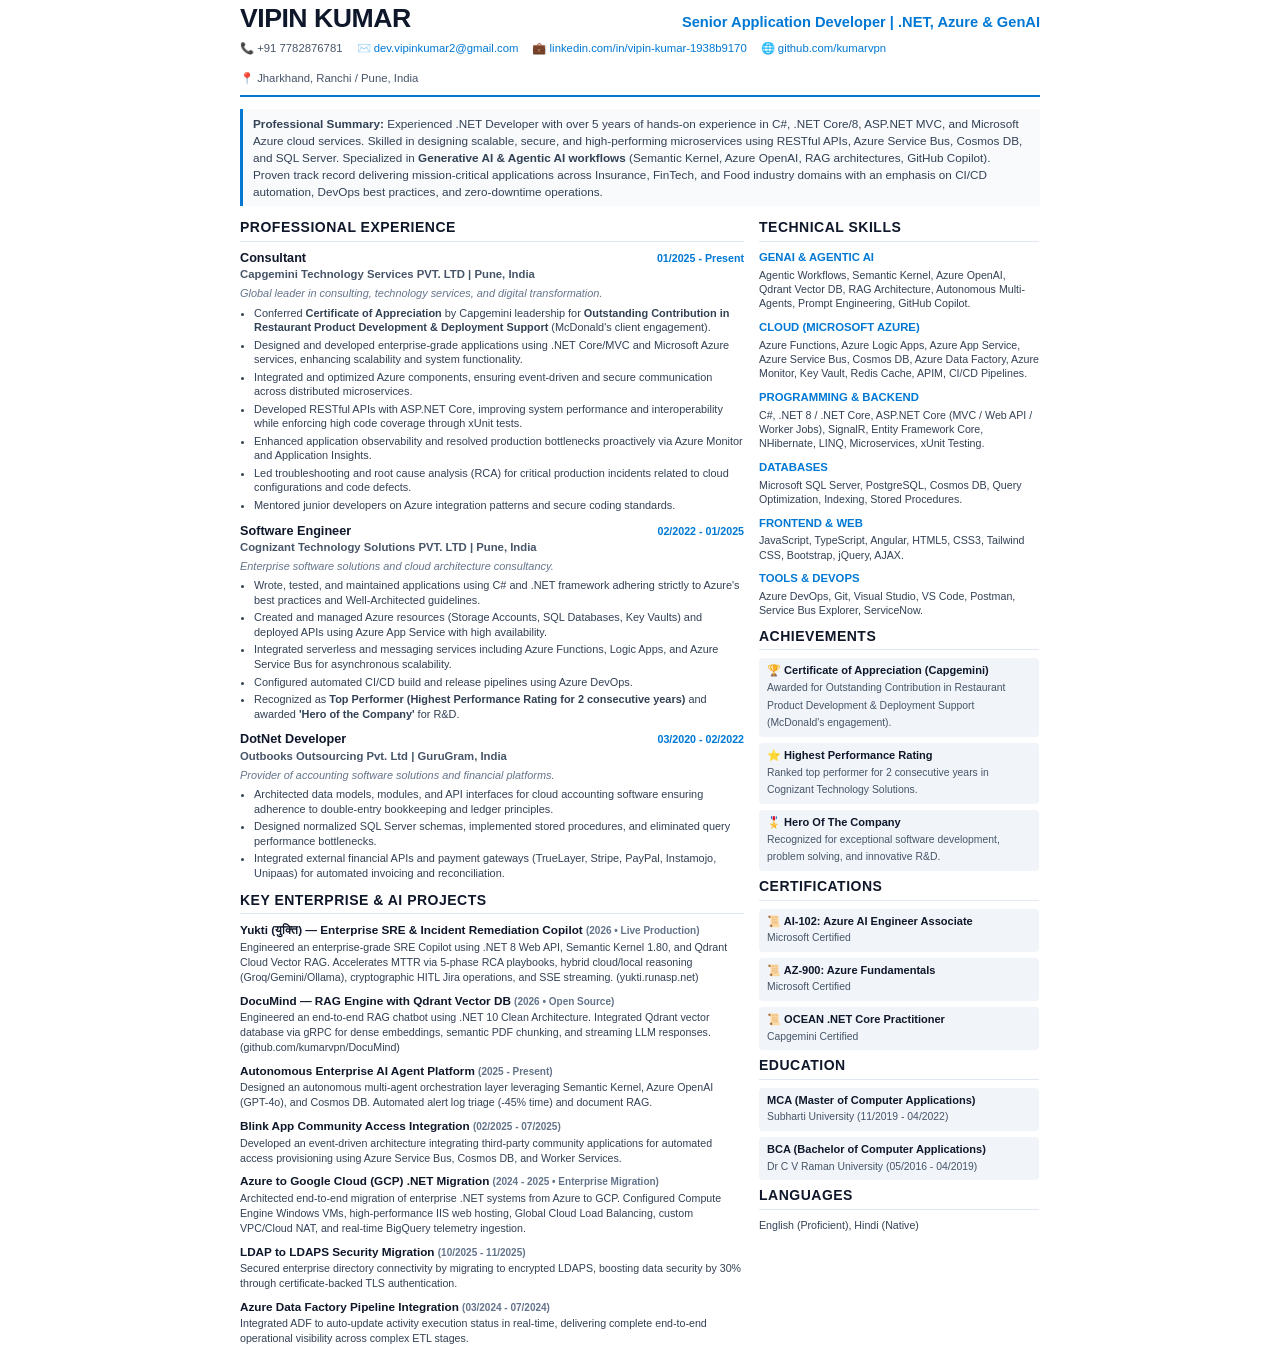
<file: resume.html>
<!DOCTYPE html>
<html lang="en">
<head>
  <meta charset="UTF-8" />
  <meta name="viewport" content="width=device-width, initial-scale=1.0" />
  <title>Vipin Kumar - Resume</title>
  <style>
    @page {
      size: A4;
      margin: 12mm 15mm;
    }
    * {
      box-sizing: border-box;
      margin: 0;
      padding: 0;
    }
    body {
      font-family: 'Segoe UI', -apple-system, BlinkMacSystemFont, Roboto, sans-serif;
      color: #1e293b;
      line-height: 1.4;
      font-size: 9.5pt;
      background: #fff;
    }
    .resume-container {
      max-width: 800px;
      margin: 0 auto;
    }
    /* Header */
    .header {
      border-bottom: 2px solid #0078d4;
      padding-bottom: 8px;
      margin-bottom: 12px;
    }
    .name-title {
      display: flex;
      justify-content: space-between;
      align-items: baseline;
    }
    .name {
      font-size: 20pt;
      font-weight: 800;
      color: #0f172a;
      letter-spacing: -0.5px;
    }
    .role {
      font-size: 11pt;
      font-weight: 600;
      color: #0078d4;
    }
    .contact-bar {
      display: flex;
      flex-wrap: wrap;
      gap: 14px;
      margin-top: 4px;
      font-size: 8.5pt;
      color: #475569;
    }
    .contact-bar a {
      color: #0078d4;
      text-decoration: none;
    }
    /* Summary */
    .summary-box {
      background: #f8fafc;
      border-left: 3px solid #0078d4;
      padding: 6px 10px;
      margin-bottom: 12px;
      font-size: 8.8pt;
      color: #334155;
      line-height: 1.45;
    }
    /* 2-Column Grid Layout */
    .grid-layout {
      display: grid;
      grid-template-columns: 63% 35%;
      gap: 15px;
    }
    /* Section Headings */
    h2.section-header {
      font-size: 10.5pt;
      font-weight: 700;
      color: #0f172a;
      text-transform: uppercase;
      letter-spacing: 0.5px;
      border-bottom: 1.5px solid #e2e8f0;
      padding-bottom: 3px;
      margin-bottom: 8px;
    }
    /* Experience */
    .job-item {
      margin-bottom: 10px;
    }
    .job-header {
      display: flex;
      justify-content: space-between;
      align-items: baseline;
    }
    .job-title {
      font-size: 9.5pt;
      font-weight: 700;
      color: #0f172a;
    }
    .job-dates {
      font-size: 8pt;
      font-weight: 600;
      color: #0078d4;
    }
    .job-company {
      font-size: 8.5pt;
      font-weight: 600;
      color: #475569;
      margin-bottom: 3px;
    }
    .job-desc {
      font-size: 8.2pt;
      color: #64748b;
      margin-bottom: 4px;
      font-style: italic;
    }
    ul.bullet-list {
      padding-left: 14px;
    }
    ul.bullet-list li {
      font-size: 8.2pt;
      color: #334155;
      margin-bottom: 2.5px;
      line-height: 1.35;
    }
    /* Projects */
    .project-item {
      margin-bottom: 8px;
    }
    .project-title {
      font-size: 8.8pt;
      font-weight: 700;
      color: #0f172a;
    }
    .project-dates {
      font-size: 7.5pt;
      color: #64748b;
    }
    .project-desc {
      font-size: 8pt;
      color: #334155;
      margin-top: 1px;
    }
    /* Skills Sidebar */
    .skill-group {
      margin-bottom: 9px;
    }
    .skill-group-title {
      font-size: 8.5pt;
      font-weight: 700;
      color: #0078d4;
      text-transform: uppercase;
      margin-bottom: 2px;
    }
    .skill-tags {
      font-size: 8pt;
      color: #334155;
      line-height: 1.35;
    }
    /* Achievements & Certifications */
    .highlight-card {
      background: #f1f5f9;
      border-radius: 4px;
      padding: 5px 8px;
      margin-bottom: 6px;
    }
    .highlight-card strong {
      font-size: 8.3pt;
      color: #0f172a;
      display: block;
    }
    .highlight-card span {
      font-size: 7.8pt;
      color: #475569;
    }

    /* Mobile Responsive Screen Styles */
    @media screen and (max-width: 768px) {
      body {
        padding: 16px 14px;
        font-size: 10pt;
        line-height: 1.5;
        background: #f8fafc;
      }
      .resume-container {
        width: 100%;
        max-width: 100%;
        background: #ffffff;
        padding: 16px 14px;
        border-radius: 8px;
        box-shadow: 0 1px 4px rgba(0, 0, 0, 0.08);
      }
      .name-title {
        flex-direction: column;
        align-items: flex-start;
        gap: 4px;
      }
      .name {
        font-size: 18pt;
        line-height: 1.2;
      }
      .role {
        font-size: 10.5pt;
      }
      .contact-bar {
        flex-direction: column;
        gap: 6px;
        font-size: 9pt;
      }
      .grid-layout {
        grid-template-columns: 1fr;
        gap: 20px;
      }
      .job-header {
        flex-direction: column;
        align-items: flex-start;
        gap: 2px;
      }
      .job-dates {
        font-size: 8.5pt;
      }
      ul.bullet-list {
        padding-left: 18px;
      }
      ul.bullet-list li {
        font-size: 9pt;
        line-height: 1.45;
        margin-bottom: 5px;
      }
      .project-item {
        margin-bottom: 12px;
      }
      .project-title {
        font-size: 9.5pt;
      }
      .project-desc {
        font-size: 8.8pt;
        line-height: 1.4;
      }
      .skill-tags {
        font-size: 8.8pt;
        line-height: 1.45;
      }
      .highlight-card {
        padding: 8px 10px;
        margin-bottom: 8px;
      }
      .highlight-card strong {
        font-size: 9pt;
      }
      .highlight-card span {
        font-size: 8.5pt;
      }
    }
  </style>
</head>
<body>

<div class="resume-container">
  <!-- Header -->
  <header class="header">
    <div class="name-title">
      <h1 class="name">VIPIN KUMAR</h1>
      <span class="role">Senior Application Developer | .NET, Azure & GenAI</span>
    </div>
    <div class="contact-bar">
      <span>📞 +91 7782876781</span>
      <span>✉️ <a href="mailto:dev.vipinkumar2@gmail.com">dev.vipinkumar2@gmail.com</a></span>
      <span>💼 <a href="https://www.linkedin.com/in/vipin-kumar-1938b9170">linkedin.com/in/vipin-kumar-1938b9170</a></span>
      <span>🌐 <a href="https://github.com/kumarvpn">github.com/kumarvpn</a></span>
      <span>📍 Jharkhand, Ranchi / Pune, India</span>
    </div>
  </header>

  <!-- Summary -->
  <div class="summary-box">
    <strong>Professional Summary:</strong> Experienced .NET Developer with over 5 years of hands-on experience in C#, .NET Core/8, ASP.NET MVC, and Microsoft Azure cloud services. Skilled in designing scalable, secure, and high-performing microservices using RESTful APIs, Azure Service Bus, Cosmos DB, and SQL Server. Specialized in <strong>Generative AI & Agentic AI workflows</strong> (Semantic Kernel, Azure OpenAI, RAG architectures, GitHub Copilot). Proven track record delivering mission-critical applications across Insurance, FinTech, and Food industry domains with an emphasis on CI/CD automation, DevOps best practices, and zero-downtime operations.
  </div>

  <!-- Main 2-Column Grid -->
  <div class="grid-layout">
    <!-- Left Column: Experience & Projects -->
    <div class="col-left">
      <h2 class="section-header">Professional Experience</h2>

      <!-- Capgemini -->
      <div class="job-item">
        <div class="job-header">
          <span class="job-title">Consultant</span>
          <span class="job-dates">01/2025 - Present</span>
        </div>
        <div class="job-company">Capgemini Technology Services PVT. LTD | Pune, India</div>
        <div class="job-desc">Global leader in consulting, technology services, and digital transformation.</div>
        <ul class="bullet-list">
          <li>Conferred <strong>Certificate of Appreciation</strong> by Capgemini leadership for <strong>Outstanding Contribution in Restaurant Product Development & Deployment Support</strong> (McDonald's client engagement).</li>
          <li>Designed and developed enterprise-grade applications using .NET Core/MVC and Microsoft Azure services, enhancing scalability and system functionality.</li>
          <li>Integrated and optimized Azure components, ensuring event-driven and secure communication across distributed microservices.</li>
          <li>Developed RESTful APIs with ASP.NET Core, improving system performance and interoperability while enforcing high code coverage through xUnit tests.</li>
          <li>Enhanced application observability and resolved production bottlenecks proactively via Azure Monitor and Application Insights.</li>
          <li>Led troubleshooting and root cause analysis (RCA) for critical production incidents related to cloud configurations and code defects.</li>
          <li>Mentored junior developers on Azure integration patterns and secure coding standards.</li>
        </ul>
      </div>

      <!-- Cognizant -->
      <div class="job-item">
        <div class="job-header">
          <span class="job-title">Software Engineer</span>
          <span class="job-dates">02/2022 - 01/2025</span>
        </div>
        <div class="job-company">Cognizant Technology Solutions PVT. LTD | Pune, India</div>
        <div class="job-desc">Enterprise software solutions and cloud architecture consultancy.</div>
        <ul class="bullet-list">
          <li>Wrote, tested, and maintained applications using C# and .NET framework adhering strictly to Azure's best practices and Well-Architected guidelines.</li>
          <li>Created and managed Azure resources (Storage Accounts, SQL Databases, Key Vaults) and deployed APIs using Azure App Service with high availability.</li>
          <li>Integrated serverless and messaging services including Azure Functions, Logic Apps, and Azure Service Bus for asynchronous scalability.</li>
          <li>Configured automated CI/CD build and release pipelines using Azure DevOps.</li>
          <li>Recognized as <strong>Top Performer (Highest Performance Rating for 2 consecutive years)</strong> and awarded <strong>'Hero of the Company'</strong> for R&D.</li>
        </ul>
      </div>

      <!-- Outbooks -->
      <div class="job-item">
        <div class="job-header">
          <span class="job-title">DotNet Developer</span>
          <span class="job-dates">03/2020 - 02/2022</span>
        </div>
        <div class="job-company">Outbooks Outsourcing Pvt. Ltd | GuruGram, India</div>
        <div class="job-desc">Provider of accounting software solutions and financial platforms.</div>
        <ul class="bullet-list">
          <li>Architected data models, modules, and API interfaces for cloud accounting software ensuring adherence to double-entry bookkeeping and ledger principles.</li>
          <li>Designed normalized SQL Server schemas, implemented stored procedures, and eliminated query performance bottlenecks.</li>
          <li>Integrated external financial APIs and payment gateways (TrueLayer, Stripe, PayPal, Instamojo, Unipaas) for automated invoicing and reconciliation.</li>
        </ul>
      </div>

      <h2 class="section-header">Key Enterprise & AI Projects</h2>
      <div class="project-item">
        <div class="project-title">Yukti (युक्ति) — Enterprise SRE & Incident Remediation Copilot <span class="project-dates">(2026 • Live Production)</span></div>
        <div class="project-desc">Engineered an enterprise-grade SRE Copilot using .NET 8 Web API, Semantic Kernel 1.80, and Qdrant Cloud Vector RAG. Accelerates MTTR via 5-phase RCA playbooks, hybrid cloud/local reasoning (Groq/Gemini/Ollama), cryptographic HITL Jira operations, and SSE streaming. (yukti.runasp.net)</div>
      </div>
      <div class="project-item">
        <div class="project-title">DocuMind — RAG Engine with Qdrant Vector DB <span class="project-dates">(2026 • Open Source)</span></div>
        <div class="project-desc">Engineered an end-to-end RAG chatbot using .NET 10 Clean Architecture. Integrated Qdrant vector database via gRPC for dense embeddings, semantic PDF chunking, and streaming LLM responses. (github.com/kumarvpn/DocuMind)</div>
      </div>
      <div class="project-item">
        <div class="project-title">Autonomous Enterprise AI Agent Platform <span class="project-dates">(2025 - Present)</span></div>
        <div class="project-desc">Designed an autonomous multi-agent orchestration layer leveraging Semantic Kernel, Azure OpenAI (GPT-4o), and Cosmos DB. Automated alert log triage (-45% time) and document RAG.</div>
      </div>
      <div class="project-item">
        <div class="project-title">Blink App Community Access Integration <span class="project-dates">(02/2025 - 07/2025)</span></div>
        <div class="project-desc">Developed an event-driven architecture integrating third-party community applications for automated access provisioning using Azure Service Bus, Cosmos DB, and Worker Services.</div>
      </div>
      <div class="project-item">
        <div class="project-title">Azure to Google Cloud (GCP) .NET Migration <span class="project-dates">(2024 - 2025 • Enterprise Migration)</span></div>
        <div class="project-desc">Architected end-to-end migration of enterprise .NET systems from Azure to GCP. Configured Compute Engine Windows VMs, high-performance IIS web hosting, Global Cloud Load Balancing, custom VPC/Cloud NAT, and real-time BigQuery telemetry ingestion.</div>
      </div>
      <div class="project-item">
        <div class="project-title">LDAP to LDAPS Security Migration <span class="project-dates">(10/2025 - 11/2025)</span></div>
        <div class="project-desc">Secured enterprise directory connectivity by migrating to encrypted LDAPS, boosting data security by 30% through certificate-backed TLS authentication.</div>
      </div>
      <div class="project-item">
        <div class="project-title">Azure Data Factory Pipeline Integration <span class="project-dates">(03/2024 - 07/2024)</span></div>
        <div class="project-desc">Integrated ADF to auto-update activity execution status in real-time, delivering complete end-to-end operational visibility across complex ETL stages.</div>
      </div>
    </div>

    <!-- Right Column: Skills, Education, Certifications, Awards -->
    <div class="col-right">
      <h2 class="section-header">Technical Skills</h2>

      <div class="skill-group">
        <div class="skill-group-title">GenAI & Agentic AI</div>
        <div class="skill-tags">Agentic Workflows, Semantic Kernel, Azure OpenAI, Qdrant Vector DB, RAG Architecture, Autonomous Multi-Agents, Prompt Engineering, GitHub Copilot.</div>
      </div>

      <div class="skill-group">
        <div class="skill-group-title">Cloud (Microsoft Azure)</div>
        <div class="skill-tags">Azure Functions, Azure Logic Apps, Azure App Service, Azure Service Bus, Cosmos DB, Azure Data Factory, Azure Monitor, Key Vault, Redis Cache, APIM, CI/CD Pipelines.</div>
      </div>

      <div class="skill-group">
        <div class="skill-group-title">Programming & Backend</div>
        <div class="skill-tags">C#, .NET 8 / .NET Core, ASP.NET Core (MVC / Web API / Worker Jobs), SignalR, Entity Framework Core, NHibernate, LINQ, Microservices, xUnit Testing.</div>
      </div>

      <div class="skill-group">
        <div class="skill-group-title">Databases</div>
        <div class="skill-tags">Microsoft SQL Server, PostgreSQL, Cosmos DB, Query Optimization, Indexing, Stored Procedures.</div>
      </div>

      <div class="skill-group">
        <div class="skill-group-title">Frontend & Web</div>
        <div class="skill-tags">JavaScript, TypeScript, Angular, HTML5, CSS3, Tailwind CSS, Bootstrap, jQuery, AJAX.</div>
      </div>

      <div class="skill-group">
        <div class="skill-group-title">Tools & DevOps</div>
        <div class="skill-tags">Azure DevOps, Git, Visual Studio, VS Code, Postman, Service Bus Explorer, ServiceNow.</div>
      </div>

      <h2 class="section-header">Achievements</h2>
      <div class="highlight-card">
        <strong>🏆 Certificate of Appreciation (Capgemini)</strong>
        <span>Awarded for Outstanding Contribution in Restaurant Product Development & Deployment Support (McDonald's engagement).</span>
      </div>
      <div class="highlight-card">
        <strong>⭐ Highest Performance Rating</strong>
        <span>Ranked top performer for 2 consecutive years in Cognizant Technology Solutions.</span>
      </div>
      <div class="highlight-card">
        <strong>🎖️ Hero Of The Company</strong>
        <span>Recognized for exceptional software development, problem solving, and innovative R&D.</span>
      </div>

      <h2 class="section-header">Certifications</h2>
      <div class="highlight-card">
        <strong>📜 AI-102: Azure AI Engineer Associate</strong>
        <span>Microsoft Certified</span>
      </div>
      <div class="highlight-card">
        <strong>📜 AZ-900: Azure Fundamentals</strong>
        <span>Microsoft Certified</span>
      </div>
      <div class="highlight-card">
        <strong>📜 OCEAN .NET Core Practitioner</strong>
        <span>Capgemini Certified</span>
      </div>

      <h2 class="section-header">Education</h2>
      <div class="highlight-card">
        <strong>MCA (Master of Computer Applications)</strong>
        <span>Subharti University (11/2019 - 04/2022)</span>
      </div>
      <div class="highlight-card">
        <strong>BCA (Bachelor of Computer Applications)</strong>
        <span>Dr C V Raman University (05/2016 - 04/2019)</span>
      </div>

      <h2 class="section-header">Languages</h2>
      <div class="skill-tags">English (Proficient), Hindi (Native)</div>
    </div>
  </div>
</div>

</body>
</html>
</file>
